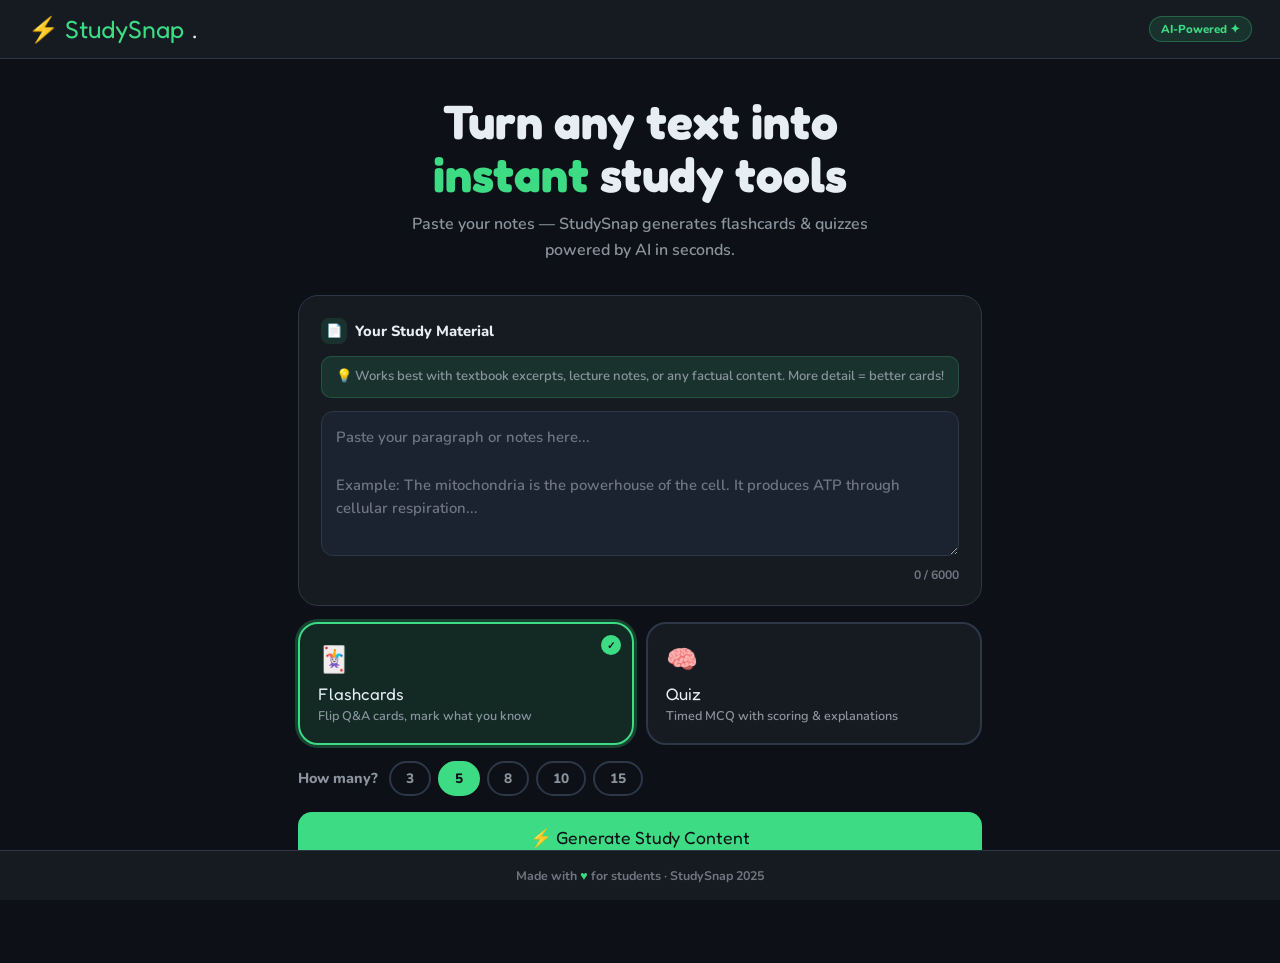
<file: index.html>
<!DOCTYPE html>
<html lang="en">
<head>
  <meta charset="UTF-8" />
  <meta name="viewport" content="width=device-width, initial-scale=1.0" />
  <title>StudySnap — Learn Smarter</title>
  <link href="https://fonts.googleapis.com/css2?family=Fredoka+One&family=Nunito:wght@400;600;700;800;900&display=swap" rel="stylesheet" />
  <style>
    :root {
      --bg: #0d1117; --bg2: #161b22; --bg3: #1c2330;
      --border: #2d3748; --green: #3ddc84; --green2: #2cb870;
      --green-dim: rgba(61,220,132,0.12); --green-glow: rgba(61,220,132,0.25);
      --text: #e6edf3; --text2: #8b949e; --text3: #6e7681;
      --red: #ff7b7b; --red-bg: rgba(255,123,123,0.12);
    }
    * { box-sizing: border-box; margin: 0; padding: 0; }
    body { font-family: 'Nunito', sans-serif; background: var(--bg); color: var(--text); min-height: 100vh; }

    /* HEADER */
    .hdr { background: var(--bg2); border-bottom: 1px solid var(--border); padding: 14px 28px; display: flex; align-items: center; justify-content: space-between; position: sticky; top: 0; z-index: 100; }
    .logo { font-family: 'Fredoka One', cursive; font-size: 1.55rem; color: var(--green); display: flex; align-items: center; gap: 8px; }
    .logo-dot { color: var(--text); }
    .logo-badge { font-family: 'Nunito', sans-serif; font-size: 0.72rem; font-weight: 800; background: var(--green-dim); color: var(--green); border: 1px solid rgba(61,220,132,0.3); padding: 4px 11px; border-radius: 100px; }

    /* HOME */
    .home-wrap { max-width: 720px; margin: 0 auto; padding: 36px 18px 100px; }
    .hero { text-align: center; margin-bottom: 32px; animation: si .4s ease both; }
    .hero h1 { font-family: 'Fredoka One', cursive; font-size: clamp(2rem,5vw,3rem); line-height: 1.1; margin-bottom: 10px; }
    .hero h1 em { color: var(--green); font-style: normal; }
    .hero p { color: var(--text2); font-size: 1rem; line-height: 1.65; max-width: 460px; margin: 0 auto; font-weight: 600; }

    /* CARD */
    .card { background: var(--bg2); border: 1px solid var(--border); border-radius: 20px; padding: 22px; margin-bottom: 16px; animation: si .4s ease both; }
    .card-title { font-weight: 800; font-size: 0.92rem; margin-bottom: 12px; display: flex; align-items: center; gap: 8px; }
    .card-title-icon { width: 26px; height: 26px; background: var(--green-dim); border-radius: 8px; display: flex; align-items: center; justify-content: center; font-size: 0.82rem; }
    .tip { background: var(--green-dim); border: 1px solid rgba(61,220,132,0.2); border-radius: 10px; padding: 10px 14px; font-size: 0.82rem; color: var(--text2); margin-bottom: 13px; display: flex; gap: 8px; line-height: 1.5; font-weight: 600; }
    textarea { width: 100%; min-height: 145px; background: var(--bg3); border: 1px solid var(--border); border-radius: 12px; padding: 14px; font-family: 'Nunito', sans-serif; font-size: 0.93rem; color: var(--text); resize: vertical; outline: none; transition: border-color .2s; line-height: 1.6; font-weight: 600; }
    textarea:focus { border-color: var(--green); }
    textarea::placeholder { color: var(--text3); }
    .char-ct { text-align: right; font-size: 0.76rem; color: var(--text3); margin-top: 5px; font-weight: 700; }

    /* MODE SELECTOR */
    .mode-grid { display: grid; grid-template-columns: 1fr 1fr; gap: 12px; margin-bottom: 16px; animation: si .4s .1s ease both; }
    @media(max-width:460px){ .mode-grid { grid-template-columns: 1fr; } }
    .mode-opt { background: var(--bg2); border: 2px solid var(--border); border-radius: 20px; padding: 18px; cursor: pointer; transition: all .2s; position: relative; user-select: none; }
    .mode-opt:hover { border-color: rgba(61,220,132,0.4); background: var(--bg3); }
    .mode-opt.active { border-color: var(--green); background: var(--green-dim); box-shadow: 0 0 0 3px var(--green-glow); }
    .mo-chk { position: absolute; top: 11px; right: 11px; width: 20px; height: 20px; background: var(--green); border-radius: 50%; display: flex; align-items: center; justify-content: center; color: #0d1117; font-size: 0.65rem; font-weight: 900; opacity: 0; transition: opacity .2s; }
    .mode-opt.active .mo-chk { opacity: 1; }
    .mo-icon { font-size: 1.6rem; margin-bottom: 7px; }
    .mo-name { font-family: 'Fredoka One', cursive; font-size: 1.05rem; color: var(--text); }
    .mo-desc { font-size: 0.79rem; color: var(--text2); margin-top: 3px; font-weight: 600; line-height: 1.4; }

    /* COUNT CHIPS */
    .cnt-row { display: flex; align-items: center; gap: 11px; flex-wrap: wrap; margin-bottom: 16px; animation: si .4s .15s ease both; }
    .cnt-lbl { font-weight: 800; font-size: 0.9rem; color: var(--text2); flex-shrink: 0; }
    .chips { display: flex; gap: 7px; flex-wrap: wrap; }
    .chip { padding: 6px 15px; border: 2px solid var(--border); border-radius: 100px; font-size: 0.85rem; font-weight: 800; cursor: pointer; transition: all .18s; background: transparent; color: var(--text2); font-family: 'Nunito', sans-serif; user-select: none; }
    .chip:hover { border-color: var(--green); color: var(--green); }
    .chip.active { background: var(--green); border-color: var(--green); color: #0d1117; }

    /* GENERATE BUTTON */
    .btn-gen { width: 100%; padding: 15px; background: var(--green); color: #0d1117; border: none; border-radius: 14px; font-family: 'Fredoka One', cursive; font-size: 1.1rem; cursor: pointer; transition: all .2s; display: flex; align-items: center; justify-content: center; gap: 8px; animation: si .4s .2s ease both; }
    .btn-gen:hover:not(:disabled) { background: var(--green2); transform: translateY(-1px); box-shadow: 0 6px 24px var(--green-glow); }
    .btn-gen:disabled { opacity: .5; cursor: not-allowed; transform: none; }
    .spin { width: 18px; height: 18px; border: 2.5px solid rgba(0,0,0,.2); border-top-color: #0d1117; border-radius: 50%; animation: spin .7s linear infinite; display: inline-block; flex-shrink: 0; }
    @keyframes spin { to { transform: rotate(360deg); } }
    .err-box { background: var(--red-bg); border: 1px solid rgba(255,123,123,.3); border-radius: 11px; padding: 13px 17px; color: var(--red); font-size: .87rem; margin-top: 13px; font-weight: 700; line-height: 1.5; display: none; }
    .err-box.show { display: block; }
    .load-wrap { text-align: center; padding: 36px 20px; display: none; }
    .load-wrap.show { display: block; }
    .load-emoji { font-size: 2rem; animation: bob .8s ease-in-out infinite alternate; display: block; }
    @keyframes bob { from { transform: translateY(0); } to { transform: translateY(-8px); } }
    .load-title { font-family: 'Fredoka One', cursive; font-size: 1.15rem; color: var(--green); margin-top: 14px; }
    .load-sub { font-size: .86rem; color: var(--text2); margin-top: 5px; font-weight: 600; }

    /* MODE SCREENS */
    .screen { display: none; min-height: 100vh; flex-direction: column; background: var(--bg); }
    .screen.active { display: flex; }
    .mode-hdr { background: var(--bg2); border-bottom: 1px solid var(--border); padding: 13px 22px; display: flex; align-items: center; justify-content: space-between; position: sticky; top: 0; z-index: 50; }
    .mode-hdr-l { display: flex; align-items: center; gap: 10px; }
    .btn-back { background: var(--bg3); border: 1px solid var(--border); border-radius: 9px; padding: 7px 13px; font-family: 'Nunito', sans-serif; font-size: .84rem; font-weight: 800; color: var(--text2); cursor: pointer; transition: all .18s; }
    .btn-back:hover { border-color: var(--green); color: var(--green); }
    .mode-name-lbl { font-family: 'Fredoka One', cursive; font-size: 1.05rem; color: var(--text); }
    .prog-text { font-size: .84rem; color: var(--text2); font-weight: 800; }
    .prog-bar { height: 3px; background: var(--bg3); flex-shrink: 0; }
    .prog-fill { height: 100%; background: linear-gradient(90deg, var(--green), #6ee7b7); transition: width .4s ease; width: 0%; }

    /* FLASHCARD */
    .fc-wrap { flex: 1; display: flex; flex-direction: column; align-items: center; justify-content: center; padding: 28px 16px; gap: 22px; }
    .fc-scene { width: 100%; max-width: 500px; height: 275px; perspective: 1200px; cursor: pointer; user-select: none; }
    @media(max-width:460px){ .fc-scene { height: 215px; } }
    .fc-inner { width: 100%; height: 100%; position: relative; transform-style: preserve-3d; transition: transform .52s cubic-bezier(.4,0,.2,1); }
    .fc-inner.flipped { transform: rotateY(180deg); }
    .fc-face { position: absolute; width: 100%; height: 100%; backface-visibility: hidden; border-radius: 20px; display: flex; flex-direction: column; align-items: center; justify-content: center; padding: 28px; text-align: center; border: 1px solid var(--border); }
    .fc-front { background: var(--bg2); box-shadow: 0 8px 40px rgba(0,0,0,.4); }
    .fc-back { background: var(--bg3); border-color: rgba(61,220,132,.3); transform: rotateY(180deg); box-shadow: 0 8px 40px rgba(61,220,132,.1); }
    .face-lbl { font-size: .7rem; font-weight: 800; letter-spacing: .1em; text-transform: uppercase; color: var(--text3); margin-bottom: 13px; }
    .face-lbl.ans { color: var(--green); }
    .fc-q-text { font-family: 'Fredoka One', cursive; font-size: 1.15rem; line-height: 1.45; color: var(--text); }
    .fc-a-text { font-size: .97rem; font-weight: 600; line-height: 1.6; color: var(--text2); }
    .tap-hint { font-size: .77rem; color: var(--text3); margin-top: 14px; font-weight: 700; }
    .fc-result-row { display: flex; gap: 11px; justify-content: center; flex-wrap: wrap; }
    .btn-know { padding: 10px 20px; background: rgba(61,220,132,.15); border: 2px solid rgba(61,220,132,.4); border-radius: 100px; color: var(--green); font-family: 'Nunito', sans-serif; font-weight: 800; font-size: .9rem; cursor: pointer; transition: all .18s; }
    .btn-know:hover { background: rgba(61,220,132,.25); }
    .btn-miss { padding: 10px 20px; background: var(--red-bg); border: 2px solid rgba(255,123,123,.35); border-radius: 100px; color: var(--red); font-family: 'Nunito', sans-serif; font-weight: 800; font-size: .9rem; cursor: pointer; transition: all .18s; }
    .btn-miss:hover { background: rgba(255,123,123,.2); }
    .fc-nav { display: flex; align-items: center; gap: 11px; flex-wrap: wrap; justify-content: center; }
    .fcb { padding: 10px 20px; border: 2px solid var(--border); border-radius: 100px; background: transparent; font-family: 'Nunito', sans-serif; font-weight: 800; font-size: .88rem; cursor: pointer; color: var(--text2); transition: all .18s; }
    .fcb:hover:not(:disabled) { border-color: var(--green); color: var(--green); }
    .fcb.prim { background: var(--green); border-color: var(--green); color: #0d1117; font-family: 'Fredoka One', cursive; font-size: .95rem; }
    .fcb.prim:hover { background: var(--green2); }
    .fcb:disabled { opacity: .3; cursor: not-allowed; }

    /* FC SUMMARY */
    .fc-summary { text-align: center; padding: 40px 20px; }
    .fc-summary h2 { font-family: 'Fredoka One', cursive; font-size: 1.7rem; color: var(--text); margin-bottom: 8px; }
    .sum-stats { display: flex; gap: 14px; justify-content: center; flex-wrap: wrap; margin: 20px 0; }
    .stat-pill { padding: 14px 22px; border-radius: 14px; font-weight: 800; text-align: center; }
    .stat-pill.g { background: var(--green-dim); color: var(--green); border: 1px solid rgba(61,220,132,.3); }
    .stat-pill.r { background: var(--red-bg); color: var(--red); border: 1px solid rgba(255,123,123,.3); }
    .stat-num { font-family: 'Fredoka One', cursive; font-size: 1.7rem; display: block; }
    .stat-lbl { font-size: .77rem; opacity: .8; }
    .sum-actions { display: flex; gap: 10px; justify-content: center; flex-wrap: wrap; margin-top: 16px; }

    /* QUIZ */
    .q-timer-row { display: flex; justify-content: center; padding: 16px 16px 0; }
    .timer { display: flex; align-items: center; gap: 7px; background: var(--bg2); border: 2px solid var(--border); border-radius: 100px; padding: 7px 18px; font-family: 'Fredoka One', cursive; font-size: 1rem; color: var(--text); transition: all .25s; }
    .timer.urg { border-color: rgba(255,123,123,.5); background: var(--red-bg); color: var(--red); animation: shk .3s ease; }
    @keyframes shk { 0%,100%{transform:translateX(0)} 25%{transform:translateX(-3px)} 75%{transform:translateX(3px)} }
    .quiz-wrap { flex: 1; display: flex; flex-direction: column; align-items: center; padding: 18px 16px 36px; gap: 15px; max-width: 580px; margin: 0 auto; width: 100%; }
    .q-card { width: 100%; background: var(--bg2); border: 1px solid var(--border); border-radius: 18px; padding: 22px; }
    .q-num { font-size: .73rem; font-weight: 800; text-transform: uppercase; letter-spacing: .09em; color: var(--green); margin-bottom: 9px; display: flex; align-items: center; gap: 5px; }
    .q-text { font-family: 'Fredoka One', cursive; font-size: 1.08rem; line-height: 1.5; color: var(--text); }
    .opts { width: 100%; display: flex; flex-direction: column; gap: 8px; }
    .opt { width: 100%; padding: 13px 17px; border: 2px solid var(--border); border-radius: 12px; background: var(--bg2); font-family: 'Nunito', sans-serif; font-size: .9rem; font-weight: 700; color: var(--text2); text-align: left; cursor: pointer; transition: all .18s; display: flex; align-items: center; gap: 10px; line-height: 1.4; }
    .opt:hover:not(:disabled) { border-color: rgba(61,220,132,.4); background: var(--bg3); color: var(--text); }
    .opt-l { width: 25px; height: 25px; flex-shrink: 0; border-radius: 7px; background: var(--bg3); color: var(--text2); font-weight: 900; font-size: .8rem; display: flex; align-items: center; justify-content: center; transition: all .18s; font-family: 'Fredoka One', cursive; }
    .opt:hover:not(:disabled) .opt-l { background: var(--green-dim); color: var(--green); }
    .opt.correct { border-color: rgba(61,220,132,.5); background: var(--green-dim); color: var(--green); }
    .opt.correct .opt-l { background: var(--green); color: #0d1117; }
    .opt.wrong { border-color: rgba(255,123,123,.4); background: var(--red-bg); color: var(--red); }
    .opt.wrong .opt-l { background: var(--red); color: #fff; }
    .opt.reveal { border-color: rgba(61,220,132,.3); background: rgba(61,220,132,.06); }
    .opt:disabled { cursor: default; }
    .exp-box { background: var(--bg3); border: 1px solid rgba(61,220,132,.2); border-radius: 12px; padding: 13px 16px; width: 100%; display: none; animation: fu .3s ease; }
    .exp-box.show { display: block; }
    @keyframes fu { from{opacity:0;transform:translateY(6px)} to{opacity:1;transform:translateY(0)} }
    .exp-lbl { font-size: .73rem; font-weight: 800; text-transform: uppercase; letter-spacing: .07em; color: var(--green); margin-bottom: 5px; }
    .exp-t { font-size: .88rem; color: var(--text2); line-height: 1.55; font-weight: 600; }
    .q-nav { display: flex; justify-content: space-between; align-items: center; width: 100%; gap: 11px; }
    .score-badge { font-family: 'Fredoka One', cursive; font-size: .9rem; color: var(--green); background: var(--green-dim); padding: 7px 14px; border-radius: 100px; border: 1px solid rgba(61,220,132,.25); }
    .btn-next { padding: 12px 24px; background: var(--green); color: #0d1117; border: none; border-radius: 11px; font-family: 'Fredoka One', cursive; font-size: .98rem; cursor: pointer; transition: all .2s; }
    .btn-next:hover:not(:disabled) { background: var(--green2); transform: translateY(-1px); }
    .btn-next:disabled { opacity: .35; cursor: not-allowed; transform: none; }

    /* QUIZ RESULTS */
    .qz-res { width: 100%; max-width: 500px; margin: 0 auto; padding: 34px 16px; text-align: center; display: none; }
    .score-ring { width: 128px; height: 128px; border-radius: 50%; border: 5px solid var(--green); margin: 0 auto 18px; display: flex; flex-direction: column; align-items: center; justify-content: center; box-shadow: 0 0 0 10px var(--green-dim), 0 0 40px var(--green-glow); }
    .ring-n { font-family: 'Fredoka One', cursive; font-size: 2.1rem; color: var(--green); }
    .ring-d { font-size: .8rem; color: var(--text2); font-weight: 800; }
    .res-grade { font-family: 'Fredoka One', cursive; font-size: 1.5rem; color: var(--text); margin-bottom: 6px; }
    .res-sub { color: var(--text2); margin-bottom: 22px; font-size: .91rem; font-weight: 700; }
    .res-bd { text-align: left; border: 1px solid var(--border); border-radius: 13px; overflow: hidden; margin-bottom: 20px; max-height: 260px; overflow-y: auto; background: var(--bg2); }
    .bd-item { display: flex; align-items: center; justify-content: space-between; padding: 12px 17px; border-bottom: 1px solid var(--border); }
    .bd-item:last-child { border-bottom: none; }
    .bd-q { flex: 1; margin-right: 11px; color: var(--text2); line-height: 1.4; font-size: .85rem; font-weight: 700; }
    .res-actions { display: flex; gap: 10px; flex-wrap: wrap; justify-content: center; }
    .btn-act { padding: 11px 22px; border-radius: 11px; border: 2px solid var(--border); background: transparent; font-family: 'Nunito', sans-serif; font-weight: 800; font-size: .9rem; cursor: pointer; transition: all .2s; color: var(--text2); }
    .btn-act:hover { border-color: var(--green); color: var(--green); }
    .btn-act.prim { background: var(--green); border-color: var(--green); color: #0d1117; font-family: 'Fredoka One', cursive; font-size: .96rem; }
    .btn-act.prim:hover { background: var(--green2); }

    /* FOOTER */
    footer { text-align: center; padding: 16px; color: var(--text3); font-size: .78rem; border-top: 1px solid var(--border); background: var(--bg2); position: fixed; bottom: 0; left: 0; right: 0; z-index: 10; font-weight: 700; }
    footer span { color: var(--green); }

    ::-webkit-scrollbar { width: 5px; }
    ::-webkit-scrollbar-track { background: transparent; }
    ::-webkit-scrollbar-thumb { background: var(--border); border-radius: 3px; }
    @keyframes si { from{opacity:0;transform:translateY(16px)} to{opacity:1;transform:translateY(0)} }
  </style>
</head>
<body>

<!-- ═══════════════════════════════════════════
     HOME PAGE
═══════════════════════════════════════════ -->
<div id="home">
  <header class="hdr">
    <div class="logo">⚡ StudySnap<span class="logo-dot">.</span></div>
    <div class="logo-badge">AI-Powered ✦</div>
  </header>

  <div class="home-wrap">
    <div class="hero">
      <h1>Turn any text into<br><em>instant</em> study tools</h1>
      <p>Paste your notes — StudySnap generates flashcards &amp; quizzes powered by AI in seconds.</p>
    </div>

    <div class="card" style="animation-delay:.05s">
      <div class="card-title"><div class="card-title-icon">📄</div> Your Study Material</div>
      <div class="tip">💡 Works best with textbook excerpts, lecture notes, or any factual content. More detail = better cards!</div>
      <textarea id="input-text" placeholder="Paste your paragraph or notes here...&#10;&#10;Example: The mitochondria is the powerhouse of the cell. It produces ATP through cellular respiration..." maxlength="6000"></textarea>
      <div class="char-ct"><span id="char-count">0</span> / 6000</div>
    </div>

    <div class="mode-grid">
      <div class="mode-opt active" id="mode-flashcard" onclick="selectMode('flashcard')">
        <div class="mo-chk">✓</div>
        <div class="mo-icon">🃏</div>
        <div class="mo-name">Flashcards</div>
        <div class="mo-desc">Flip Q&A cards, mark what you know</div>
      </div>
      <div class="mode-opt" id="mode-quiz" onclick="selectMode('quiz')">
        <div class="mo-chk">✓</div>
        <div class="mo-icon">🧠</div>
        <div class="mo-name">Quiz</div>
        <div class="mo-desc">Timed MCQ with scoring &amp; explanations</div>
      </div>
    </div>

    <div class="cnt-row">
      <div class="cnt-lbl">How many?</div>
      <div class="chips" id="chips">
        <div class="chip" onclick="selectCount(3)">3</div>
        <div class="chip active" onclick="selectCount(5)">5</div>
        <div class="chip" onclick="selectCount(8)">8</div>
        <div class="chip" onclick="selectCount(10)">10</div>
        <div class="chip" onclick="selectCount(15)">15</div>
      </div>
    </div>

    <button class="btn-gen" id="gen-btn" onclick="handleGenerate()">
      ⚡ Generate Study Content
    </button>
    <div class="err-box" id="err-box"></div>
    <div class="load-wrap" id="load-wrap">
      <span class="load-emoji">🟢</span>
      <div class="load-title">StudySnap is thinking...</div>
      <div class="load-sub">Generating your personalized study content with AI</div>
    </div>
  </div>

  <footer>Made with <span>♥</span> for students · StudySnap 2025</footer>
</div>

<!-- ═══════════════════════════════════════════
     FLASHCARD SCREEN
═══════════════════════════════════════════ -->
<div class="screen" id="fc-screen">
  <div class="mode-hdr">
    <div class="mode-hdr-l">
      <button class="btn-back" onclick="goHome()">← Back</button>
      <div class="mode-name-lbl">🃏 Flashcards</div>
    </div>
    <div class="prog-text" id="fc-prog-text">1 / 5</div>
  </div>
  <div class="prog-bar"><div class="prog-fill" id="fc-prog-bar"></div></div>

  <!-- Card area -->
  <div class="fc-wrap" id="fc-main">
    <div class="fc-scene" id="fc-scene" onclick="fcFlip()">
      <div class="fc-inner" id="fc-inner">
        <div class="fc-face fc-front">
          <div class="face-lbl">Question</div>
          <div class="fc-q-text" id="fc-q"></div>
          <div class="tap-hint">👆 Tap card to reveal answer</div>
        </div>
        <div class="fc-face fc-back">
          <div class="face-lbl ans">Answer</div>
          <div class="fc-a-text" id="fc-a"></div>
        </div>
      </div>
    </div>

    <div class="fc-result-row" id="fc-result-row" style="display:none">
      <button class="btn-know" onclick="markCard(true)">✓ Got it!</button>
      <button class="btn-miss" onclick="markCard(false)">✗ Still learning</button>
    </div>

    <div class="fc-nav">
      <button class="fcb" id="fc-prev" onclick="fcNavigate(-1)">← Prev</button>
      <button class="fcb prim" id="fc-flip-btn" onclick="fcFlip()">Flip Card</button>
      <button class="fcb" id="fc-next" onclick="fcNavigate(1)">Next →</button>
    </div>
  </div>

  <!-- Summary -->
  <div class="fc-summary" id="fc-summary" style="display:none">
    <div style="font-size:2.8rem;margin-bottom:13px">🎉</div>
    <h2>Session Complete!</h2>
    <p style="color:var(--text2);margin-bottom:4px;font-weight:700">Here's your breakdown:</p>
    <div class="sum-stats">
      <div class="stat-pill g"><span class="stat-num" id="fc-known-n">0</span><span class="stat-lbl">Got it ✓</span></div>
      <div class="stat-pill r"><span class="stat-num" id="fc-unknown-n">0</span><span class="stat-lbl">Still learning</span></div>
    </div>
    <div class="sum-actions">
      <button class="btn-act prim" onclick="restartFlashcards()">🔄 Study Again</button>
      <button class="btn-act" onclick="goHome()">← New Text</button>
    </div>
  </div>
</div>

<!-- ═══════════════════════════════════════════
     QUIZ SCREEN
═══════════════════════════════════════════ -->
<div class="screen" id="qz-screen">
  <div class="mode-hdr">
    <div class="mode-hdr-l">
      <button class="btn-back" onclick="goHome()">← Back</button>
      <div class="mode-name-lbl">🧠 Quiz</div>
    </div>
    <div class="prog-text" id="qz-prog-text">1 / 5</div>
  </div>
  <div class="prog-bar"><div class="prog-fill" id="qz-prog-bar"></div></div>

  <div class="q-timer-row">
    <div class="timer" id="timer">⏱ <span id="timer-num">30</span>s</div>
  </div>

  <div class="quiz-wrap" id="qz-main">
    <div class="q-card">
      <div class="q-num"><span>✦</span><span id="q-num-lbl">Question 1</span></div>
      <div class="q-text" id="q-text"></div>
    </div>
    <div class="opts" id="opts-list"></div>
    <div class="exp-box" id="exp-box">
      <div class="exp-lbl">💡 Explanation</div>
      <div class="exp-t" id="exp-text"></div>
    </div>
    <div class="q-nav">
      <div class="score-badge" id="score-badge">Score: 0</div>
      <button class="btn-next" id="btn-next" onclick="nextQuestion()" disabled>Next →</button>
    </div>
  </div>

  <div class="qz-res" id="qz-res">
    <div class="score-ring">
      <span class="ring-n" id="final-score">0</span>
      <span class="ring-d" id="final-denom">/ 5</span>
    </div>
    <div class="res-grade" id="res-grade"></div>
    <div class="res-sub" id="res-sub"></div>
    <div class="res-bd" id="res-bd"></div>
    <div class="res-actions">
      <button class="btn-act prim" onclick="restartQuiz()">🔄 Retry Quiz</button>
      <button class="btn-act" onclick="goHome()">← New Text</button>
    </div>
  </div>
</div>

<script>
// ═══════════════════════════════════════════════════════════
//  ⚠️  PASTE YOUR ANTHROPIC API KEY BELOW
//  Get one free at: https://console.anthropic.com
// ═══════════════════════════════════════════════════════════
const API_KEY = "YOUR_API_KEY_HERE";

// ─── constants ───────────────────────────────────────────
const LETTERS = ["A","B","C","D"];
const TIMER_SECS = 30;

// ─── state ───────────────────────────────────────────────
let selMode = "flashcard", selCount = 5;
let flashcards = [], fcIdx = 0, fcFlipped = false, fcKnown = 0, fcUnknown = 0;
let quizQs = [], qIdx = 0, qScore = 0, qAnswered = false, qLog = [];
let timerInterval = null, timerVal = TIMER_SECS;

// ─── helpers ─────────────────────────────────────────────
const $ = id => document.getElementById(id);

document.getElementById("input-text").addEventListener("input", function() {
  $("char-count").textContent = this.value.length;
});

// ─── mode / count selection ───────────────────────────────
function selectMode(m) {
  selMode = m;
  document.querySelectorAll(".mode-opt").forEach(c => c.classList.remove("active"));
  $("mode-" + m).classList.add("active");
}

function selectCount(n) {
  selCount = n;
  document.querySelectorAll(".chip").forEach(c => {
    c.classList.toggle("active", parseInt(c.textContent) === n);
  });
}

// ─── screen switching ─────────────────────────────────────
function showScreen(id) {
  $("home").style.display = "none";
  document.querySelectorAll(".screen").forEach(s => s.classList.remove("active"));
  if (id) $(id).classList.add("active");
}

function goHome() {
  clearInterval(timerInterval);
  document.querySelectorAll(".screen").forEach(s => s.classList.remove("active"));
  $("home").style.display = "block";
}

// ─── API call ─────────────────────────────────────────────
async function callClaude(systemPrompt, userPrompt) {
  const res = await fetch("https://api.anthropic.com/v1/messages", {
    method: "POST",
    headers: {
      "Content-Type": "application/json",
      "x-api-key": API_KEY,
      "anthropic-version": "2023-06-01",
      "anthropic-dangerous-direct-browser-access": "true"
    },
    body: JSON.stringify({
      model: "claude-haiku-4-5-20251001",
      max_tokens: 2000,
      system: systemPrompt,
      messages: [{ role: "user", content: userPrompt }]
    })
  });

  if (!res.ok) {
    const txt = await res.text();
    throw new Error("API error " + res.status + ": " + txt);
  }

  const data = await res.json();
  const raw = data.content.map(i => i.text || "").join("").replace(/```json|```/g, "").trim();
  return JSON.parse(raw);
}

// ─── generate ─────────────────────────────────────────────
async function handleGenerate() {
  const text = $("input-text").value.trim();
  if (text.length < 40) { showErr("Please enter at least 40 characters of study material."); return; }
  hideErr();
  setLoading(true);

  try {
    if (selMode === "flashcard") {
      flashcards = await callClaude(
        "You are a study tool. Return ONLY a valid JSON array — no markdown, no code fences, no explanation whatsoever. Each element: {\"question\":\"...\",\"answer\":\"...\"}. Generate exactly " + selCount + " elements.",
        "Generate " + selCount + " flashcards from this text:\n\n" + text
      );
      setLoading(false);
      startFlashcards();
    } else {
      quizQs = await callClaude(
        "You are a study tool. Return ONLY a valid JSON array — no markdown, no code fences, no explanation whatsoever. Each element: {\"question\":\"...\",\"options\":[\"opt1\",\"opt2\",\"opt3\",\"opt4\"],\"correct\":0,\"explanation\":\"...\"}. The correct field is the 0-based index of the right answer. Generate exactly " + selCount + " elements.",
        "Generate " + selCount + " multiple-choice quiz questions from this text:\n\n" + text
      );
      setLoading(false);
      startQuiz();
    }
  } catch(e) {
    setLoading(false);
    showErr("Generation failed: " + (e.message || "Please try again."));
  }
}

function showErr(msg) { const b = $("err-box"); b.textContent = "⚠️ " + msg; b.classList.add("show"); }
function hideErr() { $("err-box").classList.remove("show"); }
function setLoading(on) {
  $("gen-btn").disabled = on;
  $("gen-btn").innerHTML = on ? '<span class="spin"></span> Generating...' : "⚡ Generate Study Content";
  $("load-wrap").classList.toggle("show", on);
}

// ═══════════════════════════════════════════════════════════
//  FLASHCARDS
// ═══════════════════════════════════════════════════════════
function startFlashcards() {
  fcIdx = 0; fcFlipped = false; fcKnown = 0; fcUnknown = 0;
  $("fc-summary").style.display = "none";
  $("fc-main").style.display = "flex";
  showScreen("fc-screen");
  renderFlashcard();
}

function renderFlashcard() {
  const fc = flashcards[fcIdx];
  $("fc-q").textContent = fc.question;
  $("fc-a").textContent = fc.answer;
  fcFlipped = false;
  $("fc-inner").classList.remove("flipped");
  $("fc-result-row").style.display = "none";
  $("fc-flip-btn").textContent = "Flip Card";
  $("fc-prev").disabled = fcIdx === 0;
  $("fc-next").disabled = fcIdx === flashcards.length - 1;
  $("fc-prog-bar").style.width = ((fcIdx + 1) / flashcards.length * 100) + "%";
  $("fc-prog-text").textContent = (fcIdx + 1) + " / " + flashcards.length;
}

function fcFlip() {
  fcFlipped = !fcFlipped;
  $("fc-inner").classList.toggle("flipped", fcFlipped);
  $("fc-result-row").style.display = fcFlipped ? "flex" : "none";
  $("fc-flip-btn").textContent = fcFlipped ? "Flip Back" : "Flip Card";
}

function markCard(knew) {
  if (knew) fcKnown++; else fcUnknown++;
  fcNavigate(1);
}

function fcNavigate(dir) {
  const next = fcIdx + dir;
  if (next < 0) return;
  if (next >= flashcards.length) { showFCSummary(); return; }
  fcIdx = next;
  renderFlashcard();
}

function showFCSummary() {
  $("fc-main").style.display = "none";
  $("fc-summary").style.display = "block";
  $("fc-known-n").textContent = fcKnown;
  $("fc-unknown-n").textContent = fcUnknown;
  $("fc-prog-bar").style.width = "100%";
  $("fc-prog-text").textContent = flashcards.length + " / " + flashcards.length;
}

function restartFlashcards() {
  $("fc-summary").style.display = "none";
  $("fc-main").style.display = "flex";
  fcIdx = 0; fcKnown = 0; fcUnknown = 0;
  renderFlashcard();
}

// ═══════════════════════════════════════════════════════════
//  QUIZ
// ═══════════════════════════════════════════════════════════
function startQuiz() {
  qIdx = 0; qScore = 0; qAnswered = false; qLog = [];
  $("qz-res").style.display = "none";
  $("qz-main").style.display = "flex";
  showScreen("qz-screen");
  renderQuestion();
}

function renderQuestion() {
  qAnswered = false;
  clearInterval(timerInterval);

  const q = quizQs[qIdx];
  $("q-num-lbl").textContent = "Question " + (qIdx + 1);
  $("q-text").textContent = q.question;
  $("qz-prog-bar").style.width = ((qIdx + 1) / quizQs.length * 100) + "%";
  $("qz-prog-text").textContent = (qIdx + 1) + " / " + quizQs.length;
  $("score-badge").textContent = "Score: " + qScore;
  $("exp-box").classList.remove("show");
  $("btn-next").disabled = true;
  $("btn-next").textContent = qIdx < quizQs.length - 1 ? "Next →" : "Finish →";
  $("timer").classList.remove("urg");

  // render options
  const list = $("opts-list");
  list.innerHTML = "";
  q.options.forEach(function(opt, i) {
    const btn = document.createElement("button");
    btn.className = "opt";
    btn.innerHTML = '<span class="opt-l">' + LETTERS[i] + '</span><span>' + opt + '</span>';
    btn.addEventListener("click", function() { selectAnswer(i); });
    list.appendChild(btn);
  });

  // start timer
  timerVal = TIMER_SECS;
  updateTimer();
  timerInterval = setInterval(function() {
    timerVal--;
    updateTimer();
    if (timerVal <= 0) { clearInterval(timerInterval); timeOut(); }
  }, 1000);
}

function updateTimer() {
  $("timer-num").textContent = timerVal;
  $("timer").classList.toggle("urg", timerVal <= 5);
}

function selectAnswer(idx) {
  if (qAnswered) return;
  clearInterval(timerInterval);
  qAnswered = true;

  const q = quizQs[qIdx];
  const btns = $("opts-list").querySelectorAll(".opt");
  btns.forEach(function(b) { b.disabled = true; });
  btns[q.correct].classList.add("correct");
  if (idx !== q.correct) btns[idx].classList.add("wrong");

  const ok = idx === q.correct;
  if (ok) qScore++;
  qLog.push({ q: q.question, ok: ok, a: q.options[idx], r: q.options[q.correct] });

  if (q.explanation) {
    $("exp-text").textContent = q.explanation;
    $("exp-box").classList.add("show");
  }
  $("btn-next").disabled = false;
  $("score-badge").textContent = "Score: " + qScore;
}

function timeOut() {
  if (qAnswered) return;
  qAnswered = true;
  const q = quizQs[qIdx];
  const btns = $("opts-list").querySelectorAll(".opt");
  btns.forEach(function(b) { b.disabled = true; });
  btns[q.correct].classList.add("correct");
  qLog.push({ q: q.question, ok: false, a: "⏰ Timed out", r: q.options[q.correct] });
  $("exp-text").textContent = "⏰ Time ran out! " + (q.explanation || "");
  $("exp-box").classList.add("show");
  $("btn-next").disabled = false;
}

function nextQuestion() {
  if (qIdx < quizQs.length - 1) { qIdx++; renderQuestion(); }
  else showQuizResults();
}

function showQuizResults() {
  clearInterval(timerInterval);
  $("qz-main").style.display = "none";
  $("qz-res").style.display = "block";
  $("qz-prog-bar").style.width = "100%";
  $("qz-prog-text").textContent = quizQs.length + " / " + quizQs.length;
  $("final-score").textContent = qScore;
  $("final-denom").textContent = "/ " + quizQs.length;

  const pct = qScore / quizQs.length * 100;
  let grade, sub;
  if (pct === 100) { grade = "🏆 Perfect!"; sub = "Absolutely flawless. You're a legend!"; }
  else if (pct >= 80) { grade = "🎉 Excellent!"; sub = "You really know your stuff!"; }
  else if (pct >= 60) { grade = "👍 Good Work!"; sub = "Solid — review the ones you missed."; }
  else if (pct >= 40) { grade = "📚 Keep Going!"; sub = "You're getting there — more practice!"; }
  else { grade = "💪 Don't Give Up!"; sub = "Review your notes and try again!"; }

  $("res-grade").textContent = grade;
  $("res-sub").textContent = sub;
  $("res-bd").innerHTML = qLog.map(function(l) {
    return '<div class="bd-item"><div class="bd-q">' + l.q + '</div><div>' + (l.ok ? "✅" : "❌") + '</div></div>';
  }).join("");
}

function restartQuiz() {
  $("qz-res").style.display = "none";
  $("qz-main").style.display = "flex";
  qIdx = 0; qScore = 0; qAnswered = false; qLog = [];
  renderQuestion();
}
</script>
</body>
</html>
</file>
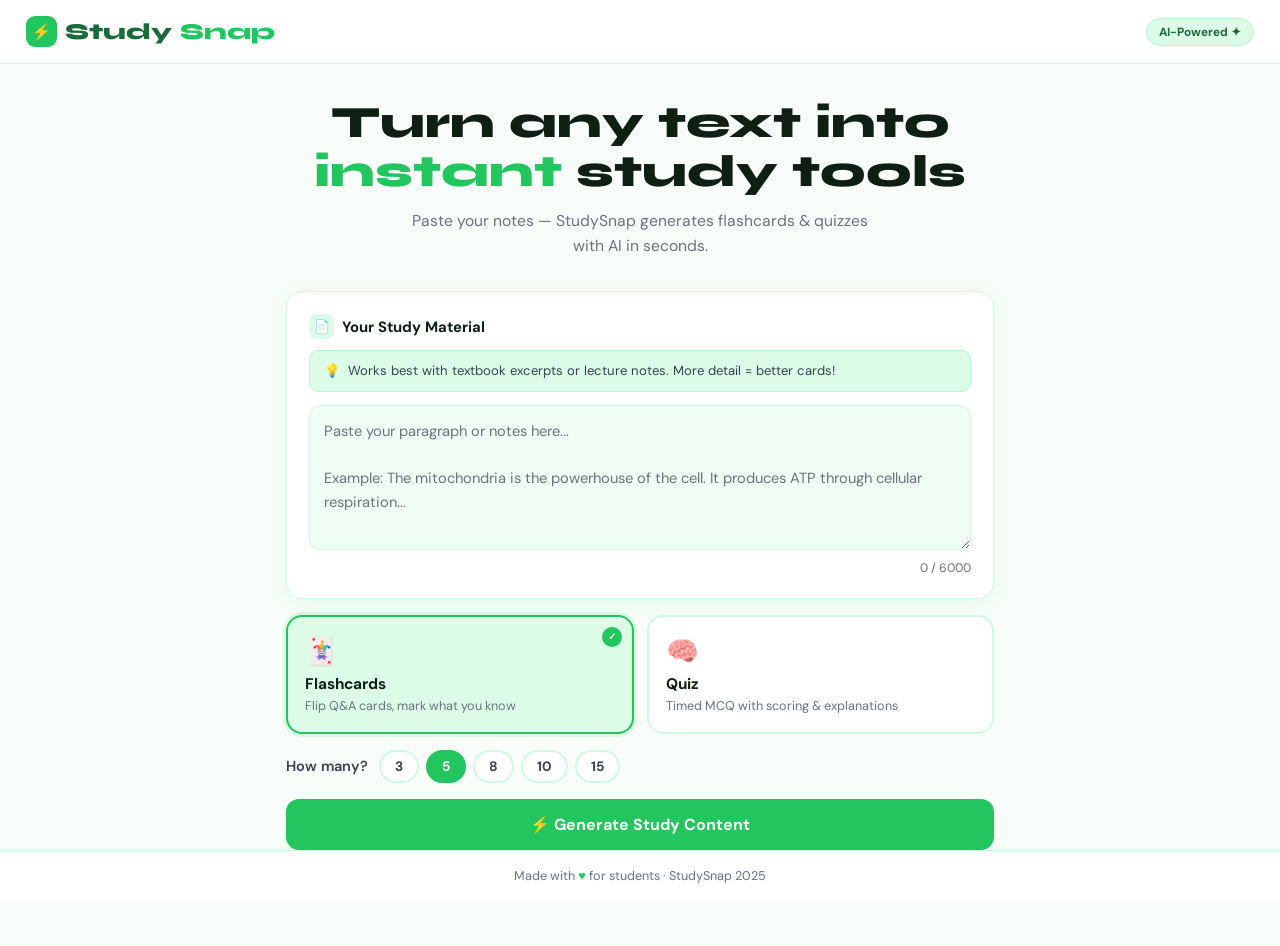
<file: studysnap.html>
<!DOCTYPE html>
<html lang="en">
<head>
<meta charset="UTF-8">
<meta name="viewport" content="width=device-width, initial-scale=1.0">
<title>StudySnap — Learn Smarter</title>
<link href="https://fonts.googleapis.com/css2?family=DM+Sans:wght@400;500;600;700&family=Syne:wght@700;800&display=swap" rel="stylesheet">
<style>
  :root{--gd:#1a6b3a;--gm:#22c55e;--gl:#4ade80;--gp:#dcfce7;--gmt:#bbf7d0;--bg:#f8fdf9;--sf:#fff;--sf2:#f0fdf4;--bd:#d1fae5;--tx:#0f1f14;--tm:#374151;--ts:#6b7280;--red:#ef4444;--r:16px;--sh:0 4px 24px rgba(34,197,94,.10);--shl:0 8px 40px rgba(34,197,94,.18)}
  *{box-sizing:border-box;margin:0;padding:0}
  body{font-family:'DM Sans',sans-serif;background:var(--bg);color:var(--tx);min-height:100vh;overflow-x:hidden}
  header{padding:16px 26px;display:flex;align-items:center;justify-content:space-between;border-bottom:1.5px solid var(--bd);background:var(--sf);position:sticky;top:0;z-index:100}
  .logo{font-family:'Syne',sans-serif;font-size:1.42rem;font-weight:800;color:var(--gd);display:flex;align-items:center;gap:8px}
  .logo span{color:var(--gm)}
  .logo-icon{width:31px;height:31px;background:var(--gm);border-radius:9px;display:flex;align-items:center;justify-content:center;font-size:.95rem}
  .badge{background:var(--gp);color:var(--gd);font-size:.74rem;font-weight:700;padding:5px 12px;border-radius:100px;border:1.5px solid var(--gmt)}
  main{max-width:740px;margin:0 auto;padding:34px 16px 96px}
  .hero{text-align:center;margin-bottom:32px}
  .hero h1{font-family:'Syne',sans-serif;font-size:clamp(1.85rem,5vw,2.8rem);font-weight:800;line-height:1.1;margin-bottom:11px}
  .hero h1 em{color:var(--gm);font-style:normal}
  .hero p{color:var(--ts);font-size:.98rem;line-height:1.65;max-width:460px;margin:0 auto}
  .card{background:var(--sf);border:1.5px solid var(--bd);border-radius:var(--r);padding:22px;box-shadow:var(--sh);margin-bottom:16px}
  .card-title{font-weight:700;font-size:.93rem;margin-bottom:11px;display:flex;align-items:center;gap:8px}
  .card-title .ic{width:25px;height:25px;background:var(--gp);border-radius:7px;display:flex;align-items:center;justify-content:center;font-size:.8rem}
  textarea{width:100%;min-height:145px;border:1.5px solid var(--bd);border-radius:11px;padding:14px;font-family:'DM Sans',sans-serif;font-size:.92rem;color:var(--tx);background:var(--sf2);resize:vertical;outline:none;transition:border-color .2s,background .2s;line-height:1.6}
  textarea:focus{border-color:var(--gm);background:#fff}
  textarea::placeholder{color:var(--ts)}
  .char-c{text-align:right;font-size:.77rem;color:var(--ts);margin-top:5px}
  .tip{background:var(--gp);border:1.5px solid var(--gmt);border-radius:9px;padding:10px 14px;font-size:.82rem;color:var(--tm);margin-bottom:13px;display:flex;gap:8px;line-height:1.5}
  .opts-grid{display:grid;grid-template-columns:1fr 1fr;gap:13px;margin-bottom:16px}
  @media(max-width:460px){.opts-grid{grid-template-columns:1fr}}
  .opt-card{border:2px solid var(--bd);border-radius:var(--r);padding:17px;cursor:pointer;transition:all .2s;background:var(--sf);position:relative}
  .opt-card:hover{border-color:var(--gl);background:var(--sf2)}
  .opt-card.active{border-color:var(--gm);background:var(--gp);box-shadow:0 0 0 3px rgba(34,197,94,.12)}
  .opt-card .chk{position:absolute;top:10px;right:10px;width:20px;height:20px;background:var(--gm);border-radius:50%;display:none;align-items:center;justify-content:center;color:#fff;font-size:.65rem;font-weight:800}
  .opt-card.active .chk{display:flex}
  .opt-card .mi{font-size:1.65rem;margin-bottom:6px}
  .opt-card .mn{font-weight:700;font-size:.96rem}
  .opt-card .md{font-size:.79rem;color:var(--ts);margin-top:3px;line-height:1.4}
  .cnt-row{display:flex;align-items:center;gap:11px;flex-wrap:wrap;margin-bottom:16px}
  .cnt-lbl{font-weight:600;font-size:.91rem;color:var(--tm);flex-shrink:0}
  .chips{display:flex;gap:7px;flex-wrap:wrap}
  .chip{padding:6px 14px;border:2px solid var(--bd);border-radius:100px;font-size:.85rem;font-weight:700;cursor:pointer;transition:all .18s;background:var(--sf);color:var(--tm)}
  .chip:hover{border-color:var(--gl);color:var(--gd)}
  .chip.active{background:var(--gm);border-color:var(--gm);color:#fff}
  .btn-gen{width:100%;padding:15px;background:var(--gm);color:#fff;border:none;border-radius:13px;font-family:'DM Sans',sans-serif;font-size:1rem;font-weight:700;cursor:pointer;transition:all .2s;display:flex;align-items:center;justify-content:center;gap:8px}
  .btn-gen:hover:not(:disabled){background:var(--gd);transform:translateY(-1px);box-shadow:0 6px 24px rgba(34,197,94,.35)}
  .btn-gen:disabled{opacity:.6;cursor:not-allowed;transform:none}
  .spin{width:18px;height:18px;border:2.5px solid rgba(255,255,255,.35);border-top-color:#fff;border-radius:50%;animation:spin .7s linear infinite;display:none}
  .btn-gen.loading .spin{display:block}
  .btn-gen.loading .bt{opacity:.75}
  @keyframes spin{to{transform:rotate(360deg)}}
  .load-ov{display:none;text-align:center;padding:36px 20px}
  .load-ov.show{display:block}
  .la{font-size:1.7rem;animation:bob .8s ease-in-out infinite alternate}
  @keyframes bob{from{transform:translateY(0)}to{transform:translateY(-7px)}}
  .lt{font-size:1.02rem;font-weight:600;color:var(--gd);margin-top:13px}
  .ls{font-size:.86rem;color:var(--ts);margin-top:5px}
  .err{display:none;background:#fef2f2;border:1.5px solid #fecaca;border-radius:11px;padding:13px 17px;color:#dc2626;font-size:.87rem;margin-top:13px;line-height:1.5}
  .err.show{display:block}
  #fc-mode,#qz-mode{display:none;min-height:100vh;background:var(--bg);flex-direction:column}
  #fc-mode.on,#qz-mode.on{display:flex}
  .mhdr{background:var(--sf);border-bottom:1.5px solid var(--bd);padding:13px 22px;display:flex;align-items:center;justify-content:space-between;position:sticky;top:0;z-index:50}
  .mhdr-l{display:flex;align-items:center;gap:10px}
  .btn-bk{background:var(--gp);border:none;border-radius:9px;padding:7px 13px;font-family:'DM Sans',sans-serif;font-size:.85rem;font-weight:700;color:var(--gd);cursor:pointer;transition:background .18s}
  .btn-bk:hover{background:var(--gmt)}
  .mt{font-family:'Syne',sans-serif;font-weight:800;font-size:1.03rem}
  .pt{font-size:.85rem;color:var(--ts);font-weight:700}
  .pb{height:4px;background:var(--bd)}
  .pbf{height:100%;background:linear-gradient(90deg,var(--gm),var(--gl));transition:width .4s ease}
  .fc-wrap{flex:1;display:flex;flex-direction:column;align-items:center;justify-content:center;padding:26px 16px;gap:22px}
  .fc-scene{width:100%;max-width:510px;height:280px;perspective:1200px;cursor:pointer;user-select:none}
  @media(max-width:460px){.fc-scene{height:220px}}
  .fc-inn{width:100%;height:100%;position:relative;transform-style:preserve-3d;transition:transform .52s cubic-bezier(.4,0,.2,1)}
  .fc-inn.flip{transform:rotateY(180deg)}
  .fc-face{position:absolute;width:100%;height:100%;backface-visibility:hidden;border-radius:18px;display:flex;flex-direction:column;align-items:center;justify-content:center;padding:26px;text-align:center;border:2px solid var(--bd);box-shadow:var(--shl)}
  .fc-fr{background:var(--sf)}
  .fc-bk{background:var(--gp);border-color:var(--gmt);transform:rotateY(180deg)}
  .fl{font-size:.7rem;font-weight:800;letter-spacing:.09em;text-transform:uppercase;color:var(--ts);margin-bottom:13px}
  .fl.an{color:var(--gd)}
  .fc-qt{font-size:1.12rem;font-weight:600;line-height:1.5;color:var(--tx)}
  .fc-at{font-size:.98rem;font-weight:500;line-height:1.6;color:var(--tm)}
  .th{font-size:.77rem;color:var(--ts);margin-top:13px;display:flex;align-items:center;gap:5px}
  .fc-rr{display:none;gap:11px;justify-content:center;flex-wrap:wrap}
  .fc-rr.sh{display:flex}
  .fc-kg{padding:10px 20px;background:#dcfce7;border:2px solid #86efac;border-radius:10px;color:#15803d;font-family:'DM Sans',sans-serif;font-weight:700;font-size:.9rem;cursor:pointer;transition:all .18s}
  .fc-kg:hover{background:#bbf7d0}
  .fc-ms{padding:10px 20px;background:#fee2e2;border:2px solid #fca5a5;border-radius:10px;color:#dc2626;font-family:'DM Sans',sans-serif;font-weight:700;font-size:.9rem;cursor:pointer;transition:all .18s}
  .fc-ms:hover{background:#fecaca}
  .fc-nav{display:flex;align-items:center;gap:11px;flex-wrap:wrap;justify-content:center}
  .fcb{padding:10px 19px;border:2px solid var(--bd);border-radius:10px;background:var(--sf);font-family:'DM Sans',sans-serif;font-weight:700;font-size:.88rem;cursor:pointer;color:var(--tm);transition:all .18s;display:flex;align-items:center;gap:6px}
  .fcb:hover:not(:disabled){border-color:var(--gm);color:var(--gd)}
  .fcb.pr{background:var(--gm);border-color:var(--gm);color:#fff}
  .fcb.pr:hover{background:var(--gd);border-color:var(--gd)}
  .fcb:disabled{opacity:.38;cursor:not-allowed}
  .fc-sum{text-align:center;padding:44px 20px;display:none}
  .fc-sum h2{font-family:'Syne',sans-serif;font-size:1.65rem;font-weight:800;margin-bottom:9px}
  .ss{display:flex;gap:15px;justify-content:center;flex-wrap:wrap;margin:20px 0}
  .sp{padding:13px 20px;border-radius:13px;font-weight:700}
  .sp.g{background:var(--gp);color:var(--gd);border:2px solid var(--gmt)}
  .sp.r{background:#fee2e2;color:#dc2626;border:2px solid #fecaca}
  .sn{font-size:1.65rem;display:block}
  .sl{font-size:.77rem;opacity:.8}
  .q-tr{display:flex;justify-content:center;padding:17px 16px 0}
  .tmr{display:flex;align-items:center;gap:7px;background:var(--sf);border:2px solid var(--bd);border-radius:100px;padding:7px 18px;font-weight:700;font-size:.96rem;color:var(--tx);transition:all .25s}
  .tmr.urg{border-color:#fca5a5;background:#fef2f2;color:var(--red);animation:shk .3s ease}
  @keyframes shk{0%,100%{transform:translateX(0)}25%{transform:translateX(-3px)}75%{transform:translateX(3px)}}
  .qz-wrap{flex:1;display:flex;flex-direction:column;align-items:center;padding:18px 16px 36px;gap:16px;max-width:590px;margin:0 auto;width:100%}
  .q-card{width:100%;background:var(--sf);border:2px solid var(--bd);border-radius:17px;padding:22px;box-shadow:var(--sh)}
  .qnl{font-size:.73rem;font-weight:800;text-transform:uppercase;letter-spacing:.08em;color:var(--gd);margin-bottom:9px;display:flex;align-items:center;gap:5px}
  .qt{font-size:1.08rem;font-weight:600;line-height:1.55;color:var(--tx)}
  .ol{width:100%;display:flex;flex-direction:column;gap:8px}
  .qo{width:100%;padding:13px 17px;border:2px solid var(--bd);border-radius:12px;background:var(--sf);font-family:'DM Sans',sans-serif;font-size:.9rem;font-weight:500;color:var(--tm);text-align:left;cursor:pointer;transition:all .18s;display:flex;align-items:center;gap:10px;line-height:1.4}
  .qo:hover:not(:disabled){border-color:var(--gm);background:var(--sf2);color:var(--tx)}
  .ol-l{width:25px;height:25px;flex-shrink:0;border-radius:7px;background:var(--gp);color:var(--gd);font-weight:800;font-size:.8rem;display:flex;align-items:center;justify-content:center;transition:all .18s}
  .qo:hover:not(:disabled) .ol-l{background:var(--gmt)}
  .qo.cr{border-color:#86efac;background:#dcfce7;color:#15803d}
  .qo.cr .ol-l{background:var(--gm);color:#fff}
  .qo.wr{border-color:#fca5a5;background:#fee2e2;color:#dc2626}
  .qo.wr .ol-l{background:var(--red);color:#fff}
  .qo.rv{border-color:#86efac;background:#f0fdf4}
  .qo:disabled{cursor:default}
  .exp{display:none;background:var(--gp);border:1.5px solid var(--gmt);border-radius:11px;padding:13px 17px;width:100%}
  .exp.sh{display:block;animation:fu .3s ease}
  @keyframes fu{from{opacity:0;transform:translateY(7px)}to{opacity:1;transform:translateY(0)}}
  .ex-l{font-size:.72rem;font-weight:800;text-transform:uppercase;letter-spacing:.07em;color:var(--gd);margin-bottom:5px}
  .ex-t{font-size:.89rem;color:var(--tm);line-height:1.55}
  .qz-nav{display:flex;justify-content:space-between;align-items:center;width:100%;gap:11px}
  .sc-l{font-size:.86rem;font-weight:700;color:var(--gd);background:var(--gp);padding:7px 13px;border-radius:100px}
  .btn-nx{padding:12px 24px;background:var(--gm);color:#fff;border:none;border-radius:11px;font-family:'DM Sans',sans-serif;font-weight:700;font-size:.93rem;cursor:pointer;transition:all .2s;display:flex;align-items:center;gap:6px}
  .btn-nx:hover:not(:disabled){background:var(--gd);transform:translateY(-1px)}
  .btn-nx:disabled{opacity:.38;cursor:not-allowed;transform:none}
  .qz-res{width:100%;max-width:500px;margin:0 auto;padding:34px 16px;text-align:center;display:none}
  .sc-circ{width:126px;height:126px;border-radius:50%;border:5px solid var(--gm);margin:0 auto 18px;display:flex;flex-direction:column;align-items:center;justify-content:center;box-shadow:0 0 0 10px var(--gp)}
  .sc-n{font-family:'Syne',sans-serif;font-size:2.1rem;font-weight:800;color:var(--gd)}
  .sc-d{font-size:.8rem;color:var(--ts);font-weight:600}
  .rg{font-family:'Syne',sans-serif;font-size:1.48rem;font-weight:800;margin-bottom:6px}
  .rs{color:var(--ts);margin-bottom:22px;font-size:.91rem}
  .r-bd{text-align:left;border:1.5px solid var(--bd);border-radius:12px;overflow:hidden;margin-bottom:20px;max-height:260px;overflow-y:auto}
  .bd-i{display:flex;align-items:center;justify-content:space-between;padding:12px 17px;border-bottom:1px solid var(--bd);font-size:.87rem}
  .bd-i:last-child{border-bottom:none}
  .bd-q{flex:1;margin-right:11px;color:var(--tm);line-height:1.4;font-size:.85rem}
  .r-acts{display:flex;gap:9px;flex-wrap:wrap;justify-content:center}
  .ba{padding:11px 21px;border-radius:11px;border:2px solid var(--bd);background:var(--sf);font-family:'DM Sans',sans-serif;font-weight:700;font-size:.9rem;cursor:pointer;transition:all .2s;color:var(--tm);display:flex;align-items:center;gap:6px}
  .ba:hover{border-color:var(--gm);color:var(--gd)}
  .ba.pr{background:var(--gm);border-color:var(--gm);color:#fff}
  .ba.pr:hover{background:var(--gd);border-color:var(--gd)}
  footer{text-align:center;padding:16px;color:var(--ts);font-size:.79rem;border-top:1.5px solid var(--bd);background:var(--sf);position:fixed;bottom:0;left:0;right:0;z-index:10}
  footer span{color:var(--gm)}
  ::-webkit-scrollbar{width:5px}::-webkit-scrollbar-track{background:transparent}::-webkit-scrollbar-thumb{background:var(--gmt);border-radius:3px}
  @keyframes si{from{opacity:0;transform:translateY(17px)}to{opacity:1;transform:translateY(0)}}
  .a{animation:si .4s ease both}
  .d1{animation-delay:.06s}.d2{animation-delay:.12s}.d3{animation-delay:.18s}.d4{animation-delay:.24s}
</style>
</head>
<body>

<div id="home-page">
  <header>
    <div class="logo"><div class="logo-icon">⚡</div>Study<span>Snap</span></div>
    <div class="badge">AI-Powered ✦</div>
  </header>
  <main>
    <div class="hero a">
      <h1>Turn any text into<br><em>instant</em> study tools</h1>
      <p>Paste your notes — StudySnap generates flashcards &amp; quizzes with AI in seconds.</p>
    </div>
    <div class="card a d1">
      <div class="card-title"><div class="ic">📄</div>Your Study Material</div>
      <div class="tip"><span>💡</span><span>Works best with textbook excerpts or lecture notes. More detail = better cards!</span></div>
      <textarea id="txt" placeholder="Paste your paragraph or notes here...&#10;&#10;Example: The mitochondria is the powerhouse of the cell. It produces ATP through cellular respiration..." maxlength="6000"></textarea>
      <div class="char-c"><span id="cc">0</span> / 6000</div>
    </div>
    <div class="opts-grid a d2">
      <div class="opt-card active" id="card-flashcard" onclick="setMode('flashcard')">
        <div class="chk">✓</div><div class="mi">🃏</div>
        <div class="mn">Flashcards</div><div class="md">Flip Q&amp;A cards, mark what you know</div>
      </div>
      <div class="opt-card" id="card-quiz" onclick="setMode('quiz')">
        <div class="chk">✓</div><div class="mi">🧠</div>
        <div class="mn">Quiz</div><div class="md">Timed MCQ with scoring &amp; explanations</div>
      </div>
    </div>
    <div class="cnt-row a d3">
      <div class="cnt-lbl">How many?</div>
      <div class="chips">
        <div class="chip" onclick="setCnt(3)">3</div>
        <div class="chip active" onclick="setCnt(5)">5</div>
        <div class="chip" onclick="setCnt(8)">8</div>
        <div class="chip" onclick="setCnt(10)">10</div>
        <div class="chip" onclick="setCnt(15)">15</div>
      </div>
    </div>
    <button class="btn-gen a d4" id="gen-btn" onclick="gen()">
      <div class="spin"></div><span class="bt">⚡ Generate Study Content</span>
    </button>
    <div class="err" id="err"></div>
    <div class="load-ov" id="lov"><div class="la">🟢</div><div class="lt">StudySnap is thinking...</div><div class="ls">Generating your personalized study content with AI</div></div>
  </main>
  <footer>Made with <span>♥</span> for students · StudySnap 2025</footer>
</div>

<!-- FLASHCARD MODE -->
<div id="fc-mode">
  <div class="mhdr">
    <div class="mhdr-l"><button class="btn-bk" onclick="goHome()">← Back</button><div class="mt">🃏 Flashcards</div></div>
    <div class="pt" id="fc-pt">1 / 5</div>
  </div>
  <div class="pb"><div class="pbf" id="fc-pb" style="width:0%"></div></div>
  <div class="fc-wrap" id="fc-main">
    <div class="fc-scene" id="fc-scene" onclick="fcFlip()">
      <div class="fc-inn" id="fc-inn">
        <div class="fc-face fc-fr"><div class="fl">Question</div><div class="fc-qt" id="fc-q">...</div><div class="th">👆 Tap to reveal answer</div></div>
        <div class="fc-face fc-bk"><div class="fl an">Answer</div><div class="fc-at" id="fc-a"></div></div>
      </div>
    </div>
    <div class="fc-rr" id="fc-rr">
      <button class="fc-kg" onclick="mark(true)">✓ Got it!</button>
      <button class="fc-ms" onclick="mark(false)">✗ Still learning</button>
    </div>
    <div class="fc-nav">
      <button class="fcb" id="fc-pv" onclick="fcGo(-1)" disabled>← Prev</button>
      <button class="fcb pr" id="fc-fb" onclick="fcFlip()">Flip Card</button>
      <button class="fcb" id="fc-nx" onclick="fcGo(1)">Next →</button>
    </div>
  </div>
  <div class="fc-sum" id="fc-sum">
    <div style="font-size:2.8rem;margin-bottom:13px">🎉</div>
    <h2>Session Complete!</h2>
    <p style="color:var(--ts);margin-bottom:4px">Here's your breakdown:</p>
    <div class="ss">
      <div class="sp g"><span class="sn" id="fc-kn">0</span><span class="sl">Got it ✓</span></div>
      <div class="sp r"><span class="sn" id="fc-un">0</span><span class="sl">Still learning</span></div>
    </div>
    <div class="r-acts" style="justify-content:center">
      <button class="ba pr" onclick="fcRestart()">🔄 Study Again</button>
      <button class="ba" onclick="goHome()">← New Text</button>
    </div>
  </div>
</div>

<!-- QUIZ MODE -->
<div id="qz-mode">
  <div class="mhdr">
    <div class="mhdr-l"><button class="btn-bk" onclick="goHome()">← Back</button><div class="mt">🧠 Quiz</div></div>
    <div class="pt" id="q-pt">1 / 5</div>
  </div>
  <div class="pb"><div class="pbf" id="q-pb" style="width:0%"></div></div>
  <div class="q-tr"><div class="tmr" id="tmr">⏱ <span id="tn">30</span>s</div></div>
  <div class="qz-wrap" id="q-main">
    <div class="q-card"><div class="qnl"><span>✦</span><span id="ql">Question 1</span></div><div class="qt" id="q-t">...</div></div>
    <div class="ol" id="ol"></div>
    <div class="exp" id="exp"><div class="ex-l">💡 Explanation</div><div class="ex-t" id="ex-t"></div></div>
    <div class="qz-nav"><div class="sc-l" id="sc">Score: 0</div><button class="btn-nx" id="btn-nx" onclick="nextQ()" disabled>Next →</button></div>
  </div>
  <div class="qz-res" id="qz-res">
    <div class="sc-circ"><span class="sc-n" id="fs">0</span><span class="sc-d" id="fd">/ 5</span></div>
    <div class="rg" id="rg">Great!</div><div class="rs" id="rs">Keep it up!</div>
    <div class="r-bd" id="rbd"></div>
    <div class="r-acts"><button class="ba pr" onclick="qzRestart()">🔄 Retry Quiz</button><button class="ba" onclick="goHome()">← New Text</button></div>
  </div>
</div>

<script>
const $=id=>document.getElementById(id);
let mode='flashcard',cnt=5,fcs=[],qqs=[],fci=0,fcf=false,fck=0,fcu=0,qi=0,qs=0,qa=false,ql=[],ti=null,ts=30;
const T=30;

$('txt').addEventListener('input',()=>{ $('cc').textContent=$('txt').value.length; });

function setMode(m){
  mode=m;
  document.querySelectorAll('.opt-card').forEach(c=>c.classList.remove('active'));
  $('card-'+m).classList.add('active');
}
function setCnt(n){
  cnt=n;
  document.querySelectorAll('.chip').forEach(c=>c.classList.toggle('active',+c.textContent===n));
}

async function gen(){
  const txt=$('txt').value.trim();
  if(txt.length<40){ showErr('Please enter at least 40 characters.'); return; }
  hideErr(); setLoad(true);
  try{
    if(mode==='flashcard'){ fcs=await callAI('You are a study tool. Return ONLY a valid JSON array, no markdown. Each item: {"question":"...","answer":"..."}. Make answers concise.',`Generate exactly ${cnt} flashcards from:\n\n${txt}`); setLoad(false); startFC(); }
    else{ qqs=await callAI('You are a study tool. Return ONLY a valid JSON array. Each item: {"question":"...","options":["A","B","C","D"],"correct":0,"explanation":"..."}. correct is 0-indexed.',`Generate exactly ${cnt} MCQ questions from:\n\n${txt}`); setLoad(false); startQZ(); }
  }catch(e){ setLoad(false); showErr('Generation failed: '+(e.message||'Please try again')); }
}

async function callAI(sys,user){
  const r=await fetch('https://api.anthropic.com/v1/messages',{method:'POST',headers:{'Content-Type':'application/json'},body:JSON.stringify({model:'claude-sonnet-4-20250514',max_tokens:1000,system:sys,messages:[{role:'user',content:user}]})});
  if(!r.ok) throw new Error('HTTP '+r.status);
  const d=await r.json();
  const raw=d.content.map(i=>i.text||'').join('').replace(/```json|```/g,'').trim();
  return JSON.parse(raw);
}

/* FLASHCARDS */
function startFC(){ $('home-page').style.display='none'; $('fc-mode').classList.add('on'); fci=0;fck=0;fcu=0; $('fc-sum').style.display='none'; $('fc-main').style.display='flex'; renderFC(); }
function renderFC(){ const f=fcs[fci]; $('fc-q').textContent=f.question; $('fc-a').textContent=f.answer; fcf=false; $('fc-inn').classList.remove('flip'); $('fc-rr').classList.remove('sh'); $('fc-fb').textContent='Flip Card'; $('fc-pv').disabled=fci===0; $('fc-nx').disabled=fci===fcs.length-1; $('fc-pt').textContent=(fci+1)+' / '+fcs.length; $('fc-pb').style.width=(fci/fcs.length*100)+'%'; }
function fcFlip(){ fcf=!fcf; $('fc-inn').classList.toggle('flip',fcf); if(fcf){ $('fc-rr').classList.add('sh'); $('fc-fb').textContent='Flip Back'; } else { $('fc-rr').classList.remove('sh'); $('fc-fb').textContent='Flip Card'; } }
function mark(k){ if(k)fck++;else fcu++; fcGo(1); }
function fcGo(d){ const n=fci+d; if(n<0)return; if(n>=fcs.length){ showFCS(); return; } fci=n; renderFC(); }
function showFCS(){ $('fc-main').style.display='none'; $('fc-sum').style.display='block'; $('fc-kn').textContent=fck; $('fc-un').textContent=fcu; $('fc-pb').style.width='100%'; $('fc-pt').textContent=fcs.length+' / '+fcs.length; }
function fcRestart(){ $('fc-sum').style.display='none'; $('fc-main').style.display='flex'; fci=0;fck=0;fcu=0; renderFC(); }

/* QUIZ */
function startQZ(){ $('home-page').style.display='none'; $('qz-mode').classList.add('on'); qi=0;qs=0;ql=[]; $('qz-res').style.display='none'; $('q-main').style.display='flex'; renderQ(); }
function renderQ(){
  qa=false; clearInterval(ti);
  const q=qqs[qi];
  $('q-t').textContent=q.question;
  $('ql').textContent='Question '+(qi+1);
  $('q-pt').textContent=(qi+1)+' / '+qqs.length;
  $('q-pb').style.width=(qi/qqs.length*100)+'%';
  $('sc').textContent='Score: '+qs;
  $('exp').classList.remove('sh'); $('btn-nx').disabled=true;
  $('btn-nx').textContent=qi<qqs.length-1?'Next →':'Finish →';
  $('tmr').classList.remove('urg');
  const list=$('ol'); list.innerHTML='';
  ['A','B','C','D'].forEach((l,i)=>{ const b=document.createElement('button'); b.className='qo'; b.innerHTML=`<span class="ol-l">${l}</span><span>${q.options[i]||''}</span>`; b.addEventListener('click',()=>ans(i)); list.appendChild(b); });
  ts=T; updTimer();
  ti=setInterval(()=>{ ts--; updTimer(); if(ts<=0){ clearInterval(ti); tout(); } },1000);
}
function updTimer(){ $('tn').textContent=ts; $('tmr').classList.toggle('urg',ts<=5); }
function ans(idx){
  if(qa)return; qa=true; clearInterval(ti);
  const q=qqs[qi]; const btns=$('ol').querySelectorAll('.qo');
  btns.forEach(b=>b.disabled=true); btns[q.correct].classList.add('rv');
  const ok=idx===q.correct; btns[idx].classList.remove('rv'); btns[idx].classList.add(ok?'cr':'wr');
  if(!ok) btns[q.correct].classList.add('rv');
  if(ok)qs++; ql.push({q:q.question,ok,a:q.options[idx],r:q.options[q.correct]});
  if(q.explanation){ $('ex-t').textContent=q.explanation; $('exp').classList.add('sh'); }
  $('btn-nx').disabled=false; $('sc').textContent='Score: '+qs;
}
function tout(){
  if(qa)return; qa=true; const q=qqs[qi]; const btns=$('ol').querySelectorAll('.qo');
  btns.forEach(b=>b.disabled=true); btns[q.correct].classList.add('rv');
  ql.push({q:q.question,ok:false,a:'⏰ Timed out',r:q.options[q.correct]});
  $('ex-t').textContent=(q.explanation||'You ran out of time!'); $('exp').classList.add('sh'); $('btn-nx').disabled=false;
}
function nextQ(){ if(qi<qqs.length-1){ qi++; renderQ(); } else showRes(); }
function showRes(){
  clearInterval(ti); $('q-main').style.display='none'; $('qz-res').style.display='block';
  $('q-pb').style.width='100%'; $('q-pt').textContent=qqs.length+' / '+qqs.length;
  $('fs').textContent=qs; $('fd').textContent='/ '+qqs.length;
  const p=qs/qqs.length*100; let g,s;
  if(p===100){g='🏆 Perfect!';s='Absolutely flawless. Legend!';}
  else if(p>=80){g='🎉 Excellent!';s='You really know your stuff.';}
  else if(p>=60){g='👍 Good Work!';s='Solid — review what you missed.';}
  else if(p>=40){g='📚 Keep Going!';s="You're getting there — more practice!";}
  else{g="💪 Don't Give Up!";s='Review your notes and try again!';}
  $('rg').textContent=g; $('rs').textContent=s;
  $('rbd').innerHTML=ql.map(l=>`<div class="bd-i"><div class="bd-q">${l.q}</div><div>${l.ok?'✅':'❌'}</div></div>`).join('');
}
function qzRestart(){ $('qz-res').style.display='none'; $('q-main').style.display='flex'; qi=0;qs=0;ql=[]; renderQ(); }

function goHome(){ clearInterval(ti); $('home-page').style.display='block'; $('fc-mode').classList.remove('on'); $('qz-mode').classList.remove('on'); }
function setLoad(on){ $('gen-btn').disabled=on; $('gen-btn').classList.toggle('loading',on); $('lov').classList.toggle('show',on); }
function showErr(m){ $('err').textContent='⚠️ '+m; $('err').classList.add('show'); }
function hideErr(){ $('err').classList.remove('show'); }
</script>
</body>
</html>
</file>
